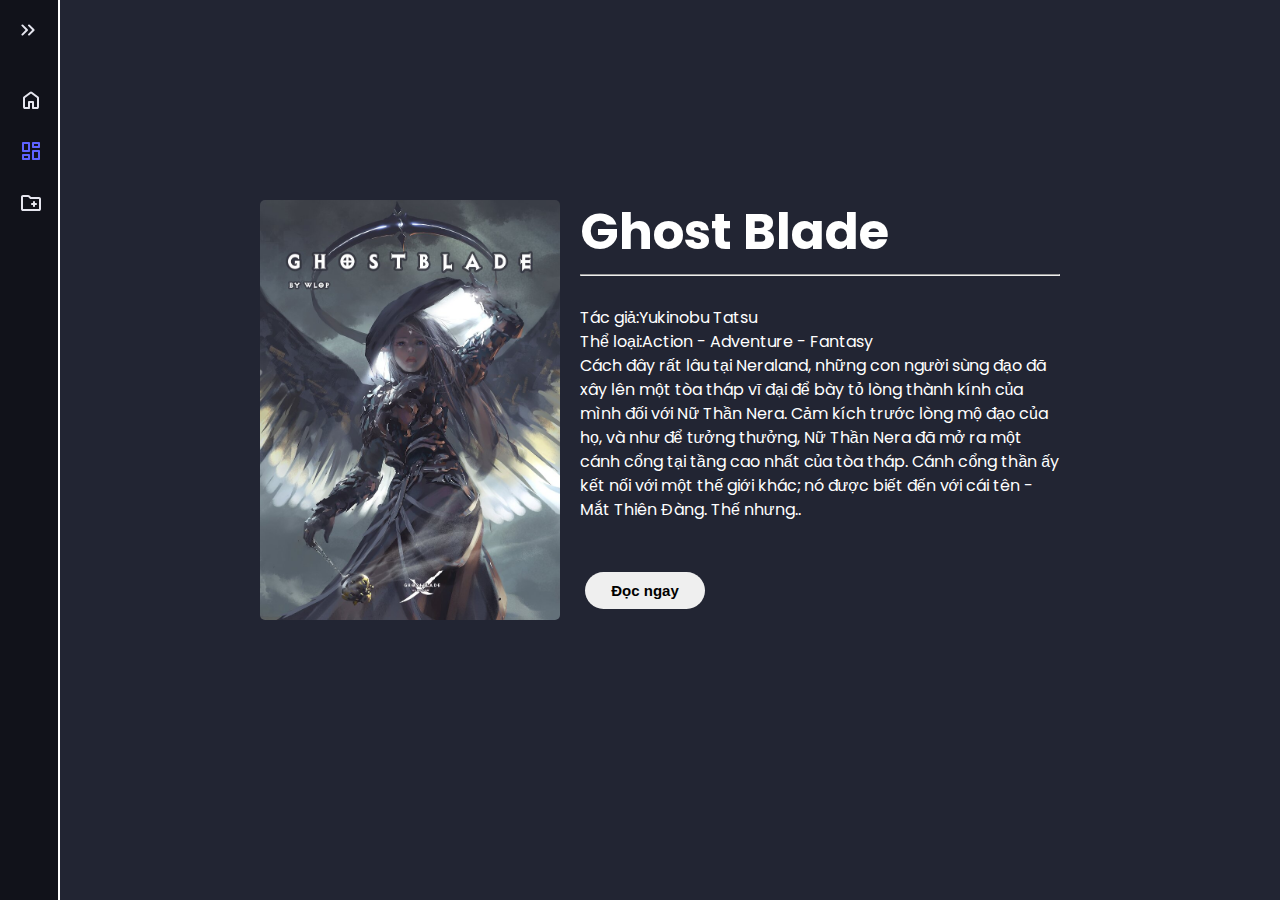
<file: book1.html>
<!DOCTYPE html>
<html lang="en">
<head>
  <meta charset="UTF-8">
  <meta name="viewport" content="width=device-width, initial-scale=1.0">
  <title></title>
  <link rel="stylesheet" href="style/book.css">
  <script type="text/javascript" src="app.js" defer></script>
</head>
<body>
  <nav id="sidebar">
    <ul>
      <li>
        <span class="logo">Menu</span>
        <button onclick=toggleSidebar() id="toggle-btn">
          <svg xmlns="http://www.w3.org/2000/svg" height="24px" viewBox="0 -960 960 960" width="24px" fill="#e8eaed"><path d="m313-480 155 156q11 11 11.5 27.5T468-268q-11 11-28 11t-28-11L228-452q-6-6-8.5-13t-2.5-15q0-8 2.5-15t8.5-13l184-184q11-11 27.5-11.5T468-692q11 11 11 28t-11 28L313-480Zm264 0 155 156q11 11 11.5 27.5T732-268q-11 11-28 11t-28-11L492-452q-6-6-8.5-13t-2.5-15q0-8 2.5-15t8.5-13l184-184q11-11 27.5-11.5T732-692q11 11 11 28t-11 28L577-480Z"/></svg>
        </button>
      </li>
      <li>
        <a href="index.html">
          <svg xmlns="http://www.w3.org/2000/svg" height="24px" viewBox="0 -960 960 960" width="24px" fill="#e8eaed"><path d="M240-200h120v-200q0-17 11.5-28.5T400-440h160q17 0 28.5 11.5T600-400v200h120v-360L480-740 240-560v360Zm-80 0v-360q0-19 8.5-36t23.5-28l240-180q21-16 48-16t48 16l240 180q15 11 23.5 28t8.5 36v360q0 33-23.5 56.5T720-120H560q-17 0-28.5-11.5T520-160v-200h-80v200q0 17-11.5 28.5T400-120H240q-33 0-56.5-23.5T160-200Zm320-270Z"/></svg>
          <span>Home</span>
        </a>
      </li>
      <li class="active">
        <a href="list.html">
          <svg xmlns="http://www.w3.org/2000/svg" height="24px" viewBox="0 -960 960 960" width="24px" fill="#e8eaed"><path d="M520-640v-160q0-17 11.5-28.5T560-840h240q17 0 28.5 11.5T840-800v160q0 17-11.5 28.5T800-600H560q-17 0-28.5-11.5T520-640ZM120-480v-320q0-17 11.5-28.5T160-840h240q17 0 28.5 11.5T440-800v320q0 17-11.5 28.5T400-440H160q-17 0-28.5-11.5T120-480Zm400 320v-320q0-17 11.5-28.5T560-520h240q17 0 28.5 11.5T840-480v320q0 17-11.5 28.5T800-120H560q-17 0-28.5-11.5T520-160Zm-400 0v-160q0-17 11.5-28.5T160-360h240q17 0 28.5 11.5T440-320v160q0 17-11.5 28.5T400-120H160q-17 0-28.5-11.5T120-160Zm80-360h160v-240H200v240Zm400 320h160v-240H600v240Zm0-480h160v-80H600v80ZM200-200h160v-80H200v80Zm160-320Zm240-160Zm0 240ZM360-280Z"/></svg>
          <span>Đọc online</span>
        </a>
      </li>
      <li>
        <button onclick=toggleSubMenu(this) class="dropdown-btn">
          <svg xmlns="http://www.w3.org/2000/svg" height="24px" viewBox="0 -960 960 960" width="24px" fill="#e8eaed"><path d="M160-160q-33 0-56.5-23.5T80-240v-480q0-33 23.5-56.5T160-800h207q16 0 30.5 6t25.5 17l57 57h320q33 0 56.5 23.5T880-640v400q0 33-23.5 56.5T800-160H160Zm0-80h640v-400H447l-80-80H160v480Zm0 0v-480 480Zm400-160v40q0 17 11.5 28.5T600-320q17 0 28.5-11.5T640-360v-40h40q17 0 28.5-11.5T720-440q0-17-11.5-28.5T680-480h-40v-40q0-17-11.5-28.5T600-560q-17 0-28.5 11.5T560-520v40h-40q-17 0-28.5 11.5T480-440q0 17 11.5 28.5T520-400h40Z"/></svg>
          <span>Tiện ích</span>
          <svg xmlns="http://www.w3.org/2000/svg" height="24px" viewBox="0 -960 960 960" width="24px" fill="#e8eaed"><path d="M480-361q-8 0-15-2.5t-13-8.5L268-556q-11-11-11-28t11-28q11-11 28-11t28 11l156 156 156-156q11-11 28-11t28 11q11 11 11 28t-11 28L508-372q-6 6-13 8.5t-15 2.5Z"/></svg>
        </button>
        <ul class="sub-menu">
          <div>
            <li><a href="borrow.html">Mượn Sách</a></li>
            <li><a href="return.html">Trả sách</a></li>
          </div>
        </ul>
      </li>
    </ul>
  </nav>
  <div class="book">
    <div class="backgroundbook1">
        <img width="300px" src="assets/book1.jpg" alt="Ghost Blade">
    </div>
    <div class="content">
        <div class="namebook">
            <h1>Ghost Blade</h1>
            <hr>
        <div class="content-book1">
        <p>Tác giả:Yukinobu Tatsu</p>
        <p>Thể loại:Action - Adventure - Fantasy</p>
        <p>Cách đây rất lâu tại Neraland, những con người sùng đạo đã xây lên một tòa tháp vĩ đại để bày tỏ lòng thành kính của mình đối với Nữ Thần Nera. Cảm kích trước lòng mộ đạo của họ, và như để tưởng thưởng, Nữ Thần Nera đã mở ra một cánh cổng tại tầng cao nhất của tòa tháp. Cánh cổng thần ấy kết nối với một thế giới khác; nó được biết đến với cái tên - Mắt Thiên Đàng. Thế nhưng..</p>
        <div class="button">
          <button type="button">
              <a href="assets/ghostbladechapter1.pdf">Đọc ngay</a>
          </button>
        </div>
    </div>

</body>
</html>
</file>
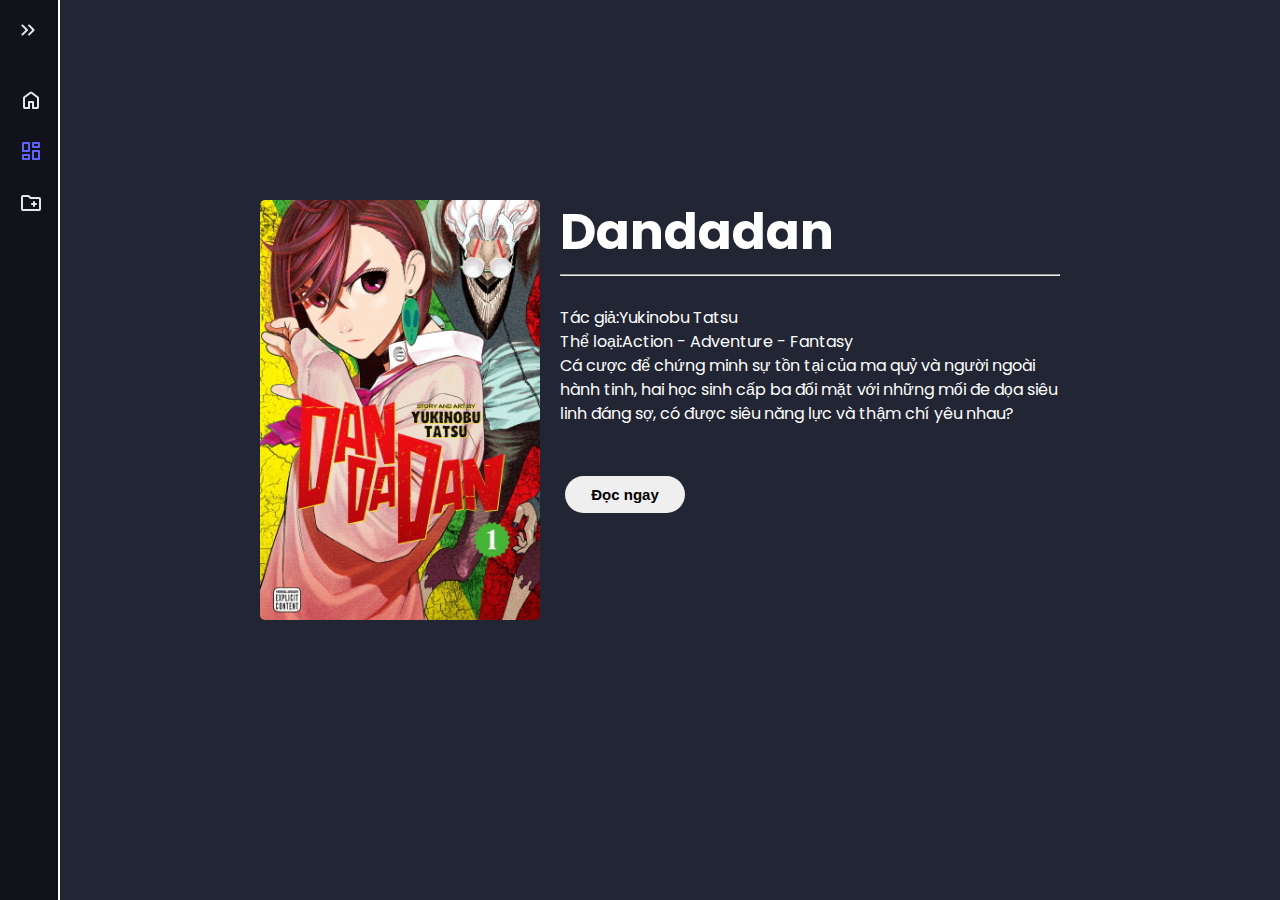
<file: book2.html>
<!DOCTYPE html>
<html lang="en">
<head>
  <meta charset="UTF-8">
  <meta name="viewport" content="width=device-width, initial-scale=1.0">
  <title></title>
  <link rel="stylesheet" href="style/book.css">
  <script type="text/javascript" src="app.js" defer></script>
</head>
<body>
  <nav id="sidebar">
    <ul>
      <li>
        <span class="logo">Menu</span>
        <button onclick=toggleSidebar() id="toggle-btn">
          <svg xmlns="http://www.w3.org/2000/svg" height="24px" viewBox="0 -960 960 960" width="24px" fill="#e8eaed"><path d="m313-480 155 156q11 11 11.5 27.5T468-268q-11 11-28 11t-28-11L228-452q-6-6-8.5-13t-2.5-15q0-8 2.5-15t8.5-13l184-184q11-11 27.5-11.5T468-692q11 11 11 28t-11 28L313-480Zm264 0 155 156q11 11 11.5 27.5T732-268q-11 11-28 11t-28-11L492-452q-6-6-8.5-13t-2.5-15q0-8 2.5-15t8.5-13l184-184q11-11 27.5-11.5T732-692q11 11 11 28t-11 28L577-480Z"/></svg>
        </button>
      </li>
      <li>
        <a href="index.html">
          <svg xmlns="http://www.w3.org/2000/svg" height="24px" viewBox="0 -960 960 960" width="24px" fill="#e8eaed"><path d="M240-200h120v-200q0-17 11.5-28.5T400-440h160q17 0 28.5 11.5T600-400v200h120v-360L480-740 240-560v360Zm-80 0v-360q0-19 8.5-36t23.5-28l240-180q21-16 48-16t48 16l240 180q15 11 23.5 28t8.5 36v360q0 33-23.5 56.5T720-120H560q-17 0-28.5-11.5T520-160v-200h-80v200q0 17-11.5 28.5T400-120H240q-33 0-56.5-23.5T160-200Zm320-270Z"/></svg>
          <span>Home</span>
        </a>
      </li>
      <li class="active">
        <a href="list.html">
          <svg xmlns="http://www.w3.org/2000/svg" height="24px" viewBox="0 -960 960 960" width="24px" fill="#e8eaed"><path d="M520-640v-160q0-17 11.5-28.5T560-840h240q17 0 28.5 11.5T840-800v160q0 17-11.5 28.5T800-600H560q-17 0-28.5-11.5T520-640ZM120-480v-320q0-17 11.5-28.5T160-840h240q17 0 28.5 11.5T440-800v320q0 17-11.5 28.5T400-440H160q-17 0-28.5-11.5T120-480Zm400 320v-320q0-17 11.5-28.5T560-520h240q17 0 28.5 11.5T840-480v320q0 17-11.5 28.5T800-120H560q-17 0-28.5-11.5T520-160Zm-400 0v-160q0-17 11.5-28.5T160-360h240q17 0 28.5 11.5T440-320v160q0 17-11.5 28.5T400-120H160q-17 0-28.5-11.5T120-160Zm80-360h160v-240H200v240Zm400 320h160v-240H600v240Zm0-480h160v-80H600v80ZM200-200h160v-80H200v80Zm160-320Zm240-160Zm0 240ZM360-280Z"/></svg>
          <span>Đọc online</span>
        </a>
      </li>
      <li>
        <button onclick=toggleSubMenu(this) class="dropdown-btn">
          <svg xmlns="http://www.w3.org/2000/svg" height="24px" viewBox="0 -960 960 960" width="24px" fill="#e8eaed"><path d="M160-160q-33 0-56.5-23.5T80-240v-480q0-33 23.5-56.5T160-800h207q16 0 30.5 6t25.5 17l57 57h320q33 0 56.5 23.5T880-640v400q0 33-23.5 56.5T800-160H160Zm0-80h640v-400H447l-80-80H160v480Zm0 0v-480 480Zm400-160v40q0 17 11.5 28.5T600-320q17 0 28.5-11.5T640-360v-40h40q17 0 28.5-11.5T720-440q0-17-11.5-28.5T680-480h-40v-40q0-17-11.5-28.5T600-560q-17 0-28.5 11.5T560-520v40h-40q-17 0-28.5 11.5T480-440q0 17 11.5 28.5T520-400h40Z"/></svg>
          <span>Tiện ích</span>
          <svg xmlns="http://www.w3.org/2000/svg" height="24px" viewBox="0 -960 960 960" width="24px" fill="#e8eaed"><path d="M480-361q-8 0-15-2.5t-13-8.5L268-556q-11-11-11-28t11-28q11-11 28-11t28 11l156 156 156-156q11-11 28-11t28 11q11 11 11 28t-11 28L508-372q-6 6-13 8.5t-15 2.5Z"/></svg>
        </button>
        <ul class="sub-menu">
          <div>
            <li><a href="borrow.html">Mượn Sách</a></li>
            <li><a href="return.html">Trả sách</a></li>
          </div>
        </ul>
      </li>
    </ul>
  </nav>
  <div class="book">
    <div class="backgroundbook1">
        <img width="280px" src="assets/book2.jpg" alt="Ghost Blade">
    </div>
    <div class="content">
        <div class="namebook">
            <h1>Dandadan</h1>
            <hr>
        <div class="content-book1">
        <p>Tác giả:Yukinobu Tatsu</p>
        <p>Thể loại:Action - Adventure - Fantasy</p>
        <p>Cá cược để chứng minh sự tồn tại của ma quỷ và người ngoài hành tinh, hai học sinh cấp ba đối mặt với những mối đe dọa siêu linh đáng sợ, có được siêu năng lực và thậm chí yêu nhau?</p>
        <div class="button">
          <button type="button">
              <a href="assets/dandadanchapter1.pdf">Đọc ngay</a>
          </button>
        </div>
    </div>

</body>
</html>
</file>
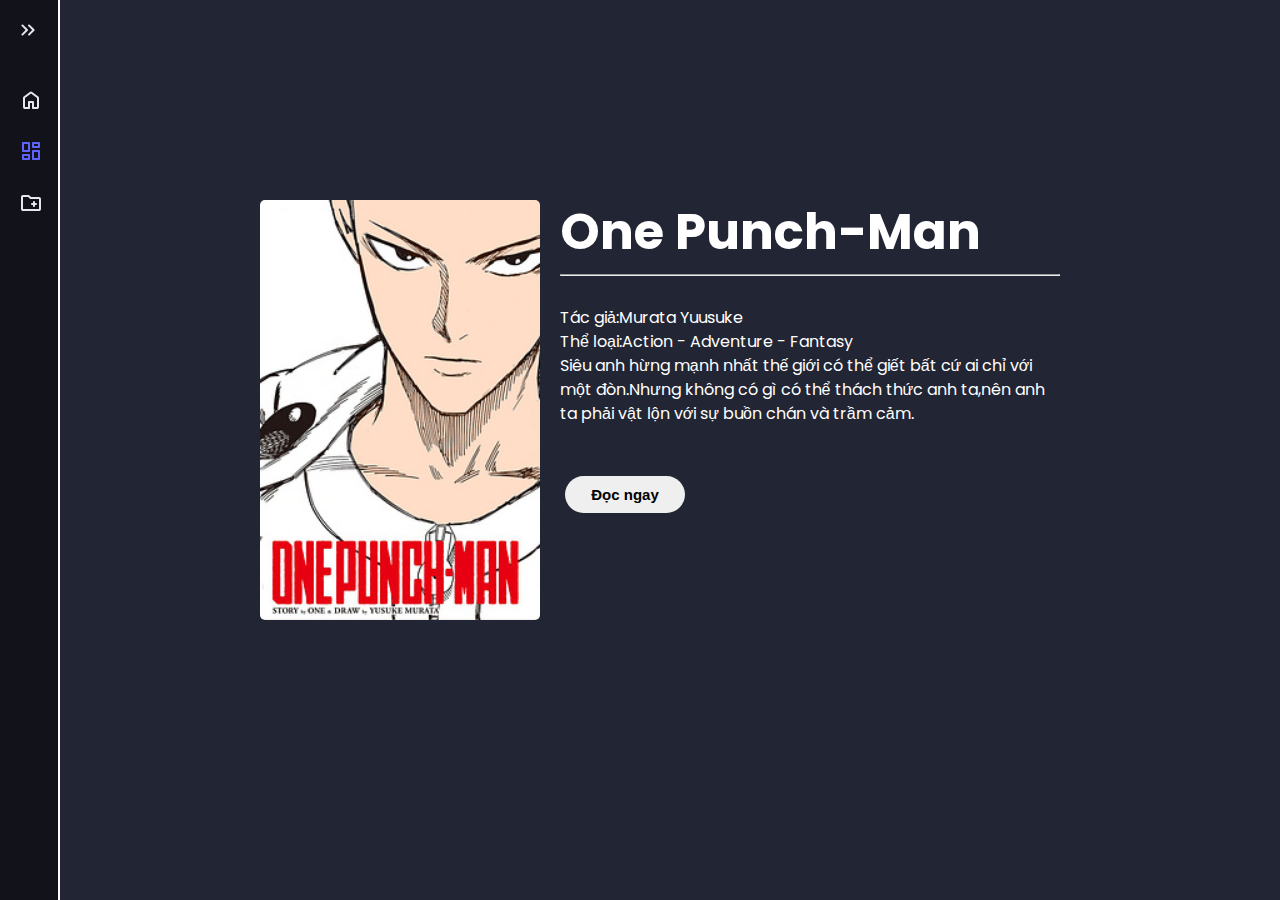
<file: book3.html>
<!DOCTYPE html>
<html lang="en">
<head>
  <meta charset="UTF-8">
  <meta name="viewport" content="width=device-width, initial-scale=1.0">
  <title></title>
  <link rel="stylesheet" href="style/book.css">
  <script type="text/javascript" src="app.js" defer></script>
</head>
<body>
  <nav id="sidebar">
    <ul>
      <li>
        <span class="logo">Menu</span>
        <button onclick=toggleSidebar() id="toggle-btn">
          <svg xmlns="http://www.w3.org/2000/svg" height="24px" viewBox="0 -960 960 960" width="24px" fill="#e8eaed"><path d="m313-480 155 156q11 11 11.5 27.5T468-268q-11 11-28 11t-28-11L228-452q-6-6-8.5-13t-2.5-15q0-8 2.5-15t8.5-13l184-184q11-11 27.5-11.5T468-692q11 11 11 28t-11 28L313-480Zm264 0 155 156q11 11 11.5 27.5T732-268q-11 11-28 11t-28-11L492-452q-6-6-8.5-13t-2.5-15q0-8 2.5-15t8.5-13l184-184q11-11 27.5-11.5T732-692q11 11 11 28t-11 28L577-480Z"/></svg>
        </button>
      </li>
      <li>
        <a href="index.html">
          <svg xmlns="http://www.w3.org/2000/svg" height="24px" viewBox="0 -960 960 960" width="24px" fill="#e8eaed"><path d="M240-200h120v-200q0-17 11.5-28.5T400-440h160q17 0 28.5 11.5T600-400v200h120v-360L480-740 240-560v360Zm-80 0v-360q0-19 8.5-36t23.5-28l240-180q21-16 48-16t48 16l240 180q15 11 23.5 28t8.5 36v360q0 33-23.5 56.5T720-120H560q-17 0-28.5-11.5T520-160v-200h-80v200q0 17-11.5 28.5T400-120H240q-33 0-56.5-23.5T160-200Zm320-270Z"/></svg>
          <span>Home</span>
        </a>
      </li>
      <li class="active">
        <a href="list.html">
          <svg xmlns="http://www.w3.org/2000/svg" height="24px" viewBox="0 -960 960 960" width="24px" fill="#e8eaed"><path d="M520-640v-160q0-17 11.5-28.5T560-840h240q17 0 28.5 11.5T840-800v160q0 17-11.5 28.5T800-600H560q-17 0-28.5-11.5T520-640ZM120-480v-320q0-17 11.5-28.5T160-840h240q17 0 28.5 11.5T440-800v320q0 17-11.5 28.5T400-440H160q-17 0-28.5-11.5T120-480Zm400 320v-320q0-17 11.5-28.5T560-520h240q17 0 28.5 11.5T840-480v320q0 17-11.5 28.5T800-120H560q-17 0-28.5-11.5T520-160Zm-400 0v-160q0-17 11.5-28.5T160-360h240q17 0 28.5 11.5T440-320v160q0 17-11.5 28.5T400-120H160q-17 0-28.5-11.5T120-160Zm80-360h160v-240H200v240Zm400 320h160v-240H600v240Zm0-480h160v-80H600v80ZM200-200h160v-80H200v80Zm160-320Zm240-160Zm0 240ZM360-280Z"/></svg>
          <span>Đọc online</span>
        </a>
      </li>
      <li>
        <button onclick=toggleSubMenu(this) class="dropdown-btn">
          <svg xmlns="http://www.w3.org/2000/svg" height="24px" viewBox="0 -960 960 960" width="24px" fill="#e8eaed"><path d="M160-160q-33 0-56.5-23.5T80-240v-480q0-33 23.5-56.5T160-800h207q16 0 30.5 6t25.5 17l57 57h320q33 0 56.5 23.5T880-640v400q0 33-23.5 56.5T800-160H160Zm0-80h640v-400H447l-80-80H160v480Zm0 0v-480 480Zm400-160v40q0 17 11.5 28.5T600-320q17 0 28.5-11.5T640-360v-40h40q17 0 28.5-11.5T720-440q0-17-11.5-28.5T680-480h-40v-40q0-17-11.5-28.5T600-560q-17 0-28.5 11.5T560-520v40h-40q-17 0-28.5 11.5T480-440q0 17 11.5 28.5T520-400h40Z"/></svg>
          <span>Tiện ích</span>
          <svg xmlns="http://www.w3.org/2000/svg" height="24px" viewBox="0 -960 960 960" width="24px" fill="#e8eaed"><path d="M480-361q-8 0-15-2.5t-13-8.5L268-556q-11-11-11-28t11-28q11-11 28-11t28 11l156 156 156-156q11-11 28-11t28 11q11 11 11 28t-11 28L508-372q-6 6-13 8.5t-15 2.5Z"/></svg>
        </button>
        <ul class="sub-menu">
          <div>
            <li><a href="borrow.html">Mượn Sách</a></li>
            <li><a href="return.html">Trả sách</a></li>
          </div>
        </ul>
      </li>
    </ul>
  </nav>
  <div class="book">
    <div class="backgroundbook1">
        <img width="280px" src="assets/book3.jpg" alt="Ghost Blade">
    </div>
    <div class="content">
        <div class="namebook">
            <h1>One Punch-Man</h1>
            <hr>
        <div class="content-book1">
        <p>Tác giả:Murata Yuusuke</p>
        <p>Thể loại:Action - Adventure - Fantasy</p>
        <p>Siêu anh hừng mạnh nhất thế giới có thể giết bất cứ ai chỉ với một đòn.Nhưng không có gì có thể thách thức anh ta,nên anh ta phải vật lộn với sự buồn chán và trầm cảm.</p>
        <div class="button">
          <button type="button">
              <a href="#">Đọc ngay</a>
          </button>
        </div>
    </div>

</body>
</html>
</file>
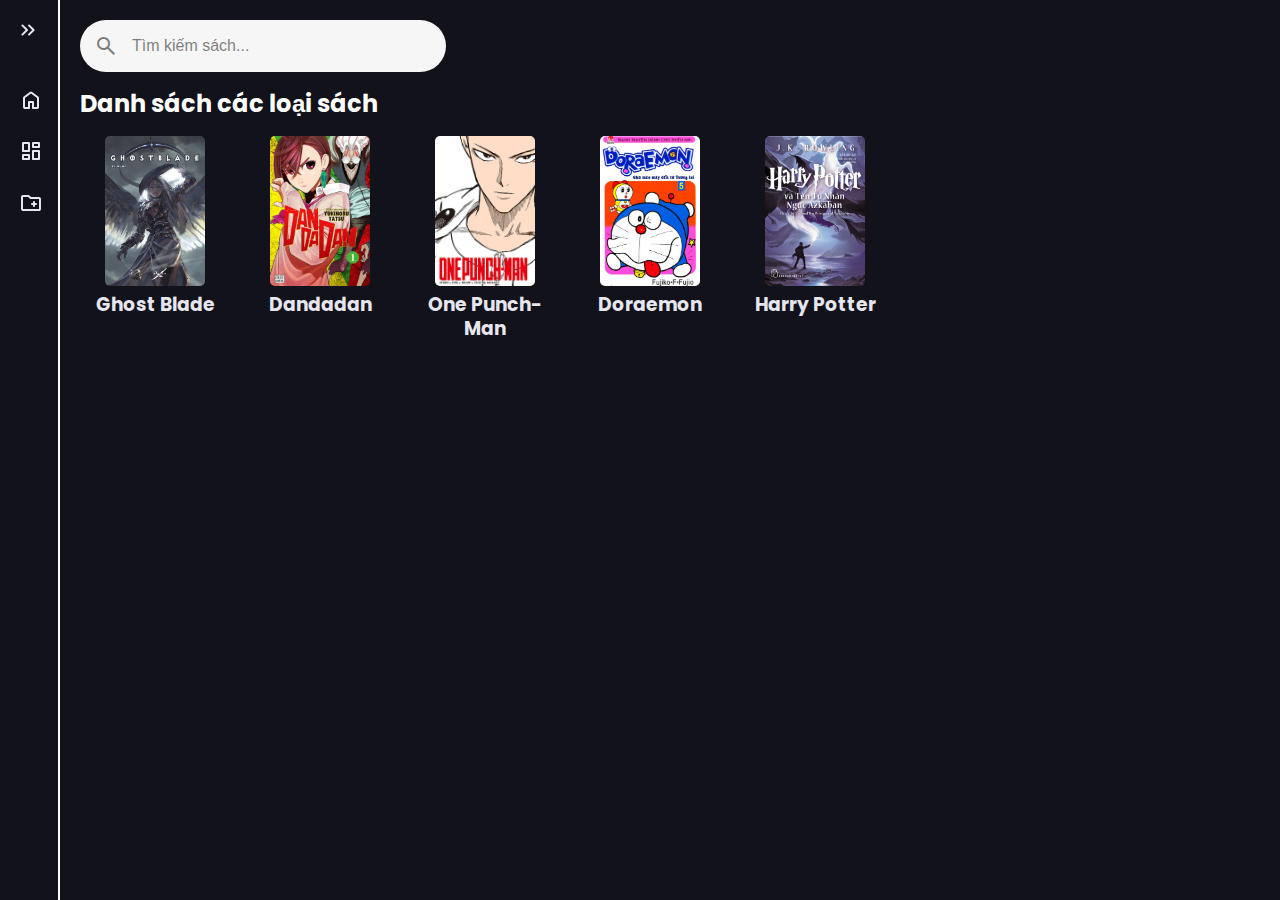
<file: borrow.html>
<!DOCTYPE html>
<html lang="en">
<head>
  <meta charset="UTF-8">
  <meta name="viewport" content="width=device-width, initial-scale=1.0">
  <title></title>
  <link rel="stylesheet" href="style/borrow.css">
  <script type="text/javascript" src="app.js" defer></script>
  <link rel="stylesheet" href="https://fonts.googleapis.com/css2?family=Material+Symbols+Outlined:opsz,wght,FILL,GRAD@24,400,0,0&icon_names=search" />
</head>
<body>
  <nav id="sidebar">
    <ul>
      <li>
        <span class="logo">Menu</span>
        <button onclick=toggleSidebar() id="toggle-btn">
          <svg xmlns="http://www.w3.org/2000/svg" height="24px" viewBox="0 -960 960 960" width="24px" fill="#e8eaed"><path d="m313-480 155 156q11 11 11.5 27.5T468-268q-11 11-28 11t-28-11L228-452q-6-6-8.5-13t-2.5-15q0-8 2.5-15t8.5-13l184-184q11-11 27.5-11.5T468-692q11 11 11 28t-11 28L313-480Zm264 0 155 156q11 11 11.5 27.5T732-268q-11 11-28 11t-28-11L492-452q-6-6-8.5-13t-2.5-15q0-8 2.5-15t8.5-13l184-184q11-11 27.5-11.5T732-692q11 11 11 28t-11 28L577-480Z"/></svg>
        </button>
      </li>
      <li>
        <a href="index.html">
          <svg xmlns="http://www.w3.org/2000/svg" height="24px" viewBox="0 -960 960 960" width="24px" fill="#e8eaed"><path d="M240-200h120v-200q0-17 11.5-28.5T400-440h160q17 0 28.5 11.5T600-400v200h120v-360L480-740 240-560v360Zm-80 0v-360q0-19 8.5-36t23.5-28l240-180q21-16 48-16t48 16l240 180q15 11 23.5 28t8.5 36v360q0 33-23.5 56.5T720-120H560q-17 0-28.5-11.5T520-160v-200h-80v200q0 17-11.5 28.5T400-120H240q-33 0-56.5-23.5T160-200Zm320-270Z"/></svg>
          <span>Home</span>
        </a>
      </li>
      <li>
        <a href="list.html">
          <svg xmlns="http://www.w3.org/2000/svg" height="24px" viewBox="0 -960 960 960" width="24px" fill="#e8eaed"><path d="M520-640v-160q0-17 11.5-28.5T560-840h240q17 0 28.5 11.5T840-800v160q0 17-11.5 28.5T800-600H560q-17 0-28.5-11.5T520-640ZM120-480v-320q0-17 11.5-28.5T160-840h240q17 0 28.5 11.5T440-800v320q0 17-11.5 28.5T400-440H160q-17 0-28.5-11.5T120-480Zm400 320v-320q0-17 11.5-28.5T560-520h240q17 0 28.5 11.5T840-480v320q0 17-11.5 28.5T800-120H560q-17 0-28.5-11.5T520-160Zm-400 0v-160q0-17 11.5-28.5T160-360h240q17 0 28.5 11.5T440-320v160q0 17-11.5 28.5T400-120H160q-17 0-28.5-11.5T120-160Zm80-360h160v-240H200v240Zm400 320h160v-240H600v240Zm0-480h160v-80H600v80ZM200-200h160v-80H200v80Zm160-320Zm240-160Zm0 240ZM360-280Z"/></svg>
          <span>Danh sách</span>
        </a>
      </li>
      <li >
        <button onclick=toggleSubMenu(this) class="dropdown-btn">
          <svg xmlns="http://www.w3.org/2000/svg" height="24px" viewBox="0 -960 960 960" width="24px" fill="#e8eaed"><path d="M160-160q-33 0-56.5-23.5T80-240v-480q0-33 23.5-56.5T160-800h207q16 0 30.5 6t25.5 17l57 57h320q33 0 56.5 23.5T880-640v400q0 33-23.5 56.5T800-160H160Zm0-80h640v-400H447l-80-80H160v480Zm0 0v-480 480Zm400-160v40q0 17 11.5 28.5T600-320q17 0 28.5-11.5T640-360v-40h40q17 0 28.5-11.5T720-440q0-17-11.5-28.5T680-480h-40v-40q0-17-11.5-28.5T600-560q-17 0-28.5 11.5T560-520v40h-40q-17 0-28.5 11.5T480-440q0 17 11.5 28.5T520-400h40Z"/></svg>
          <span>Tiện ích</span>
          <svg xmlns="http://www.w3.org/2000/svg" height="24px" viewBox="0 -960 960 960" width="24px" fill="#e8eaed"><path d="M480-361q-8 0-15-2.5t-13-8.5L268-556q-11-11-11-28t11-28q11-11 28-11t28 11l156 156 156-156q11-11 28-11t28 11q11 11 11 28t-11 28L508-372q-6 6-13 8.5t-15 2.5Z"/></svg>
        </button>
        <ul class="sub-menu">
          <div>
            <li class="active"><a href="borrow.html">Mượn Sách</a></li>
            <li><a href="return.html">Trả sách</a></li>
          </div>
        </ul>
      </li>
    </ul>
  </nav>
  
  <div class="main">
    <div class="search-bar">
      <form id="search-form">
        <div class="search">
          <span class="search-icon material-symbols-outlined">search</span>
          <input class="search-input" type="text" id="search-query" placeholder="Tìm kiếm sách..." required/>
        </div>
      </form>
    </div>
    <div class="main-container">
      <section class="content">
        <div class="book-section">
          <h2>Danh sách các loại sách</h2>
          <div class="book-list" id="search-results">
            <button
              id="back-button"
              style="display: none"
              onclick="showAllBooks()"
            >
              Quay lại
            </button>
            <div class="book-item">
              <img src="assets/book1.jpg" alt="bt" />
              <h3>Ghost Blade</h3>
            </div>
            <div class="book-item">
              <img src="assets/book2.jpg" alt="de" />
              <h3>Dandadan</h3>
            </div>
            <div class="book-item">
              <img src="assets/book3.jpg" alt="dnt" />
              <h3>One Punch-Man</h3>
            </div>
            <div class="book-item">
              <img src="assets/doraemon.jpg" alt="" />
              <h3>Doraemon</h3>
            </div>
            <div class="book-item">
              <img src="assets/hp.jpg" alt="" />
              <h3>Harry Potter</h3>
            </div>
          </div>
        </div>
      </section>
    </div>
  </div>
</body>
</html>
</file>
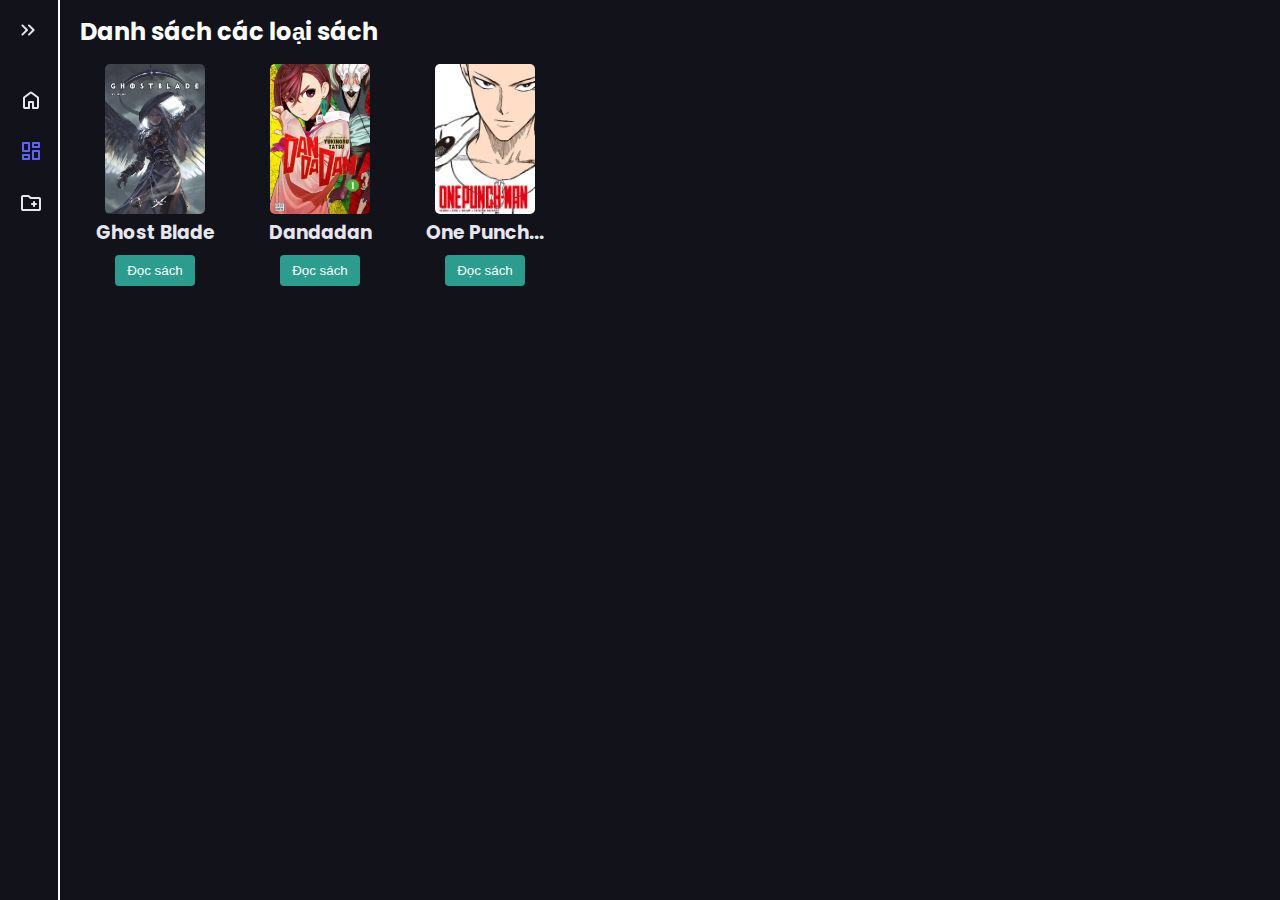
<file: list.html>
<!DOCTYPE html>
<html lang="en">
<head>
  <meta charset="UTF-8">
  <meta name="viewport" content="width=device-width, initial-scale=1.0">
  <title></title>
  <link rel="stylesheet" href="style/list.css">
  <script type="text/javascript" src="app.js" defer></script>
</head>
<body>
  <nav id="sidebar">
    <ul>
      <li>
        <span class="logo">Menu</span>
        <button onclick=toggleSidebar() id="toggle-btn">
          <svg xmlns="http://www.w3.org/2000/svg" height="24px" viewBox="0 -960 960 960" width="24px" fill="#e8eaed"><path d="m313-480 155 156q11 11 11.5 27.5T468-268q-11 11-28 11t-28-11L228-452q-6-6-8.5-13t-2.5-15q0-8 2.5-15t8.5-13l184-184q11-11 27.5-11.5T468-692q11 11 11 28t-11 28L313-480Zm264 0 155 156q11 11 11.5 27.5T732-268q-11 11-28 11t-28-11L492-452q-6-6-8.5-13t-2.5-15q0-8 2.5-15t8.5-13l184-184q11-11 27.5-11.5T732-692q11 11 11 28t-11 28L577-480Z"/></svg>
        </button>
      </li>
      <li>
        <a href="index.html">
          <svg xmlns="http://www.w3.org/2000/svg" height="24px" viewBox="0 -960 960 960" width="24px" fill="#e8eaed"><path d="M240-200h120v-200q0-17 11.5-28.5T400-440h160q17 0 28.5 11.5T600-400v200h120v-360L480-740 240-560v360Zm-80 0v-360q0-19 8.5-36t23.5-28l240-180q21-16 48-16t48 16l240 180q15 11 23.5 28t8.5 36v360q0 33-23.5 56.5T720-120H560q-17 0-28.5-11.5T520-160v-200h-80v200q0 17-11.5 28.5T400-120H240q-33 0-56.5-23.5T160-200Zm320-270Z"/></svg>
          <span>Home</span>
        </a>
      </li>
      <li class="active">
        <a href="list.html">
          <svg xmlns="http://www.w3.org/2000/svg" height="24px" viewBox="0 -960 960 960" width="24px" fill="#e8eaed"><path d="M520-640v-160q0-17 11.5-28.5T560-840h240q17 0 28.5 11.5T840-800v160q0 17-11.5 28.5T800-600H560q-17 0-28.5-11.5T520-640ZM120-480v-320q0-17 11.5-28.5T160-840h240q17 0 28.5 11.5T440-800v320q0 17-11.5 28.5T400-440H160q-17 0-28.5-11.5T120-480Zm400 320v-320q0-17 11.5-28.5T560-520h240q17 0 28.5 11.5T840-480v320q0 17-11.5 28.5T800-120H560q-17 0-28.5-11.5T520-160Zm-400 0v-160q0-17 11.5-28.5T160-360h240q17 0 28.5 11.5T440-320v160q0 17-11.5 28.5T400-120H160q-17 0-28.5-11.5T120-160Zm80-360h160v-240H200v240Zm400 320h160v-240H600v240Zm0-480h160v-80H600v80ZM200-200h160v-80H200v80Zm160-320Zm240-160Zm0 240ZM360-280Z"/></svg>
          <span>Đọc online</span>
        </a>
      </li>
      <li>
        <button onclick=toggleSubMenu(this) class="dropdown-btn">
          <svg xmlns="http://www.w3.org/2000/svg" height="24px" viewBox="0 -960 960 960" width="24px" fill="#e8eaed"><path d="M160-160q-33 0-56.5-23.5T80-240v-480q0-33 23.5-56.5T160-800h207q16 0 30.5 6t25.5 17l57 57h320q33 0 56.5 23.5T880-640v400q0 33-23.5 56.5T800-160H160Zm0-80h640v-400H447l-80-80H160v480Zm0 0v-480 480Zm400-160v40q0 17 11.5 28.5T600-320q17 0 28.5-11.5T640-360v-40h40q17 0 28.5-11.5T720-440q0-17-11.5-28.5T680-480h-40v-40q0-17-11.5-28.5T600-560q-17 0-28.5 11.5T560-520v40h-40q-17 0-28.5 11.5T480-440q0 17 11.5 28.5T520-400h40Z"/></svg>
          <span>Tiện ích</span>
          <svg xmlns="http://www.w3.org/2000/svg" height="24px" viewBox="0 -960 960 960" width="24px" fill="#e8eaed"><path d="M480-361q-8 0-15-2.5t-13-8.5L268-556q-11-11-11-28t11-28q11-11 28-11t28 11l156 156 156-156q11-11 28-11t28 11q11 11 11 28t-11 28L508-372q-6 6-13 8.5t-15 2.5Z"/></svg>
        </button>
        <ul class="sub-menu">
          <div>
            <li><a href="borrow.html">Mượn Sách</a></li>
            <li><a href="return.html">Trả sách</a></li>
          </div>
        </ul>
      </li>
      
  </nav>
  <div class="main-container">
    <section class="content">
      <div class="book-section">
        <h2>Danh sách các loại sách</h2>
        <div class="book-list" id="search-results">
          <button
            id="back-button"
            style="display: none"
            onclick="showAllBooks()"
          >
            Quay lại
          </button>
          <div class="book-item">
            <img src="assets/book1.jpg" alt="bt" />
            <h3>Ghost Blade</h3>
            <div class="read">
              <button type="button">
                <a href="book1.html">Đọc sách</a>
              </button>
            </div>
          </div>
          <div class="book-item">
            <img src="assets/book2.jpg" alt="de" />
            <h3>Dandadan</h3>
            <div class="read">
              <button type="button">
                <a href="book2.html">Đọc sách</a>
              </button>
            </div>
          </div>
          <div class="book-item">
            <img src="assets/book3.jpg" alt="One Punch-Man" />
            <h3>One Punch...</h3>
            <div class="read">
              <button type="button">
                <a href="book3.html">Đọc sách</a>
              </button>
            </div>
          </div>
        </div>
      </div>
    </section>
  </div>
</body>
</html>
</file>
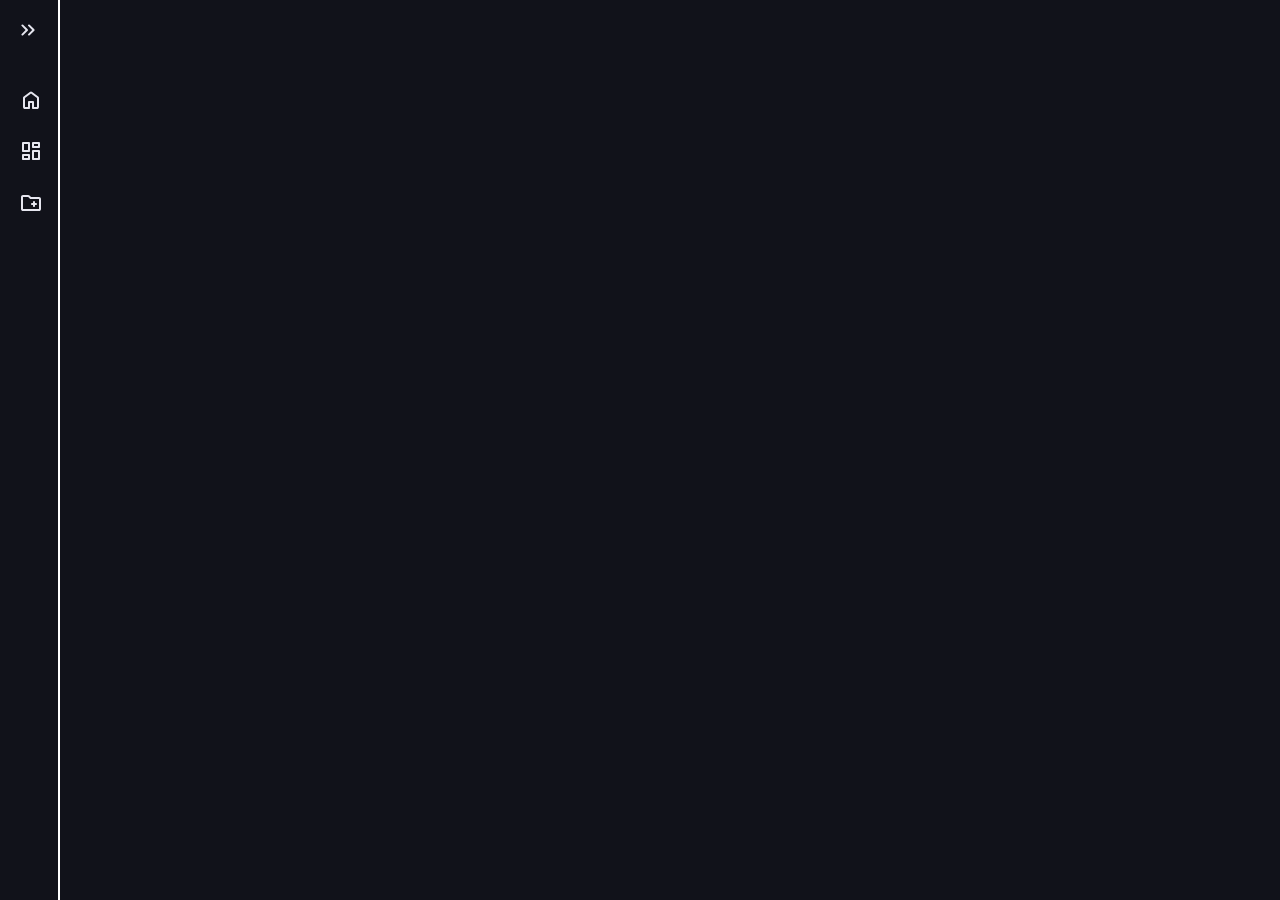
<file: return.html>
<!DOCTYPE html>
<html lang="en">
<head>
  <meta charset="UTF-8">
  <meta name="viewport" content="width=device-width, initial-scale=1.0">
  <title></title>
  <link rel="stylesheet" href="style/list.css">
  <script type="text/javascript" src="app.js" defer></script>
</head>
<body>
  <nav id="sidebar">
    <ul>
      <li>
        <span class="logo">Menu</span>
        <button onclick=toggleSidebar() id="toggle-btn">
          <svg xmlns="http://www.w3.org/2000/svg" height="24px" viewBox="0 -960 960 960" width="24px" fill="#e8eaed"><path d="m313-480 155 156q11 11 11.5 27.5T468-268q-11 11-28 11t-28-11L228-452q-6-6-8.5-13t-2.5-15q0-8 2.5-15t8.5-13l184-184q11-11 27.5-11.5T468-692q11 11 11 28t-11 28L313-480Zm264 0 155 156q11 11 11.5 27.5T732-268q-11 11-28 11t-28-11L492-452q-6-6-8.5-13t-2.5-15q0-8 2.5-15t8.5-13l184-184q11-11 27.5-11.5T732-692q11 11 11 28t-11 28L577-480Z"/></svg>
        </button>
      </li>
      <li>
        <a href="index.html">
          <svg xmlns="http://www.w3.org/2000/svg" height="24px" viewBox="0 -960 960 960" width="24px" fill="#e8eaed"><path d="M240-200h120v-200q0-17 11.5-28.5T400-440h160q17 0 28.5 11.5T600-400v200h120v-360L480-740 240-560v360Zm-80 0v-360q0-19 8.5-36t23.5-28l240-180q21-16 48-16t48 16l240 180q15 11 23.5 28t8.5 36v360q0 33-23.5 56.5T720-120H560q-17 0-28.5-11.5T520-160v-200h-80v200q0 17-11.5 28.5T400-120H240q-33 0-56.5-23.5T160-200Zm320-270Z"/></svg>
          <span>Home</span>
        </a>
      </li>
      <li>
        <a href="list.html">
          <svg xmlns="http://www.w3.org/2000/svg" height="24px" viewBox="0 -960 960 960" width="24px" fill="#e8eaed"><path d="M520-640v-160q0-17 11.5-28.5T560-840h240q17 0 28.5 11.5T840-800v160q0 17-11.5 28.5T800-600H560q-17 0-28.5-11.5T520-640ZM120-480v-320q0-17 11.5-28.5T160-840h240q17 0 28.5 11.5T440-800v320q0 17-11.5 28.5T400-440H160q-17 0-28.5-11.5T120-480Zm400 320v-320q0-17 11.5-28.5T560-520h240q17 0 28.5 11.5T840-480v320q0 17-11.5 28.5T800-120H560q-17 0-28.5-11.5T520-160Zm-400 0v-160q0-17 11.5-28.5T160-360h240q17 0 28.5 11.5T440-320v160q0 17-11.5 28.5T400-120H160q-17 0-28.5-11.5T120-160Zm80-360h160v-240H200v240Zm400 320h160v-240H600v240Zm0-480h160v-80H600v80ZM200-200h160v-80H200v80Zm160-320Zm240-160Zm0 240ZM360-280Z"/></svg>
          <span>Danh sách</span>
        </a>
      </li>
      <li>
        <button onclick=toggleSubMenu(this) class="dropdown-btn">
          <svg xmlns="http://www.w3.org/2000/svg" height="24px" viewBox="0 -960 960 960" width="24px" fill="#e8eaed"><path d="M160-160q-33 0-56.5-23.5T80-240v-480q0-33 23.5-56.5T160-800h207q16 0 30.5 6t25.5 17l57 57h320q33 0 56.5 23.5T880-640v400q0 33-23.5 56.5T800-160H160Zm0-80h640v-400H447l-80-80H160v480Zm0 0v-480 480Zm400-160v40q0 17 11.5 28.5T600-320q17 0 28.5-11.5T640-360v-40h40q17 0 28.5-11.5T720-440q0-17-11.5-28.5T680-480h-40v-40q0-17-11.5-28.5T600-560q-17 0-28.5 11.5T560-520v40h-40q-17 0-28.5 11.5T480-440q0 17 11.5 28.5T520-400h40Z"/></svg>
          <span>Tiện ích</span>
          <svg xmlns="http://www.w3.org/2000/svg" height="24px" viewBox="0 -960 960 960" width="24px" fill="#e8eaed"><path d="M480-361q-8 0-15-2.5t-13-8.5L268-556q-11-11-11-28t11-28q11-11 28-11t28 11l156 156 156-156q11-11 28-11t28 11q11 11 11 28t-11 28L508-372q-6 6-13 8.5t-15 2.5Z"/></svg>
        </button>
        <ul class="sub-menu">
          <div>
            <li><a href="borrow.html">Mượn Sách</a></li>
            <li class="active"><a href="return.html">Trả sách</a></li>
          </div>
        </ul>
      </li>
      
  </nav>
  
</body>
</html>
</file>
<file: style/book.css>
@import url('https://fonts.googleapis.com/css2?family=Poppins:ital,wght@0,100;0,200;0,300;0,400;0,500;0,600;0,700;0,800;0,900;1,100;1,200;1,300;1,400;1,500;1,600;1,700;1,800;1,900&display=swap');
:root{
  --base-clr: #11121a;
  --line-clr: white;
  --hover-clr: #222533;
  --text-clr: #e6e6ef;
  --accent-clr: #5e63ff;
  --secondary-text-clr: #b0b3c1;
}
*{
  margin: 0;
  padding: 0;
}
html{
  font-family: Poppins, 'Segoe UI', Tahoma, Geneva, Verdana, sans-serif;
  line-height: 1.5rem;
}
body{
  min-height: 100vh;
  min-height: 100dvh;
  background-color: var(--base-clr);
  color: var(--text-clr);
  display: grid;
  grid-template-columns: auto 1fr;
}
#sidebar{
  box-sizing: border-box;
  height: 100vh;
  width: 250px;
  padding: 5px 1em;
  background-color: var(--base-clr);
  border-right: 2px solid var(--line-clr);

  position: sticky;
  top: 0;
  align-self: start;
  transition: 300ms ease-in-out;
  overflow: hidden;
  text-wrap: nowrap;
}
#sidebar.close{
  padding: 5px;
  width: 60px;
}
#sidebar ul{
  list-style: none;
}
#sidebar > ul > li:first-child{
  display: flex;
  justify-content: flex-end;
  margin-bottom: 16px;
  .logo{
    font-weight: 600;
  }
}
#sidebar ul li.active a{
  color: var(--accent-clr);

  svg{
    fill: var(--accent-clr);
  }
}

#sidebar a, #sidebar .dropdown-btn, #sidebar .logo{
  border-radius: .5em;
  padding: .85em;
  text-decoration: none;
  color: var(--text-clr);
  display: flex;
  align-items: center;
  gap: 1em;
}
.dropdown-btn{
  width: 100%;
  text-align: left;
  background: none;
  border: none;
  font: inherit;
  cursor: pointer;
}
#sidebar svg{
  flex-shrink: 0;
  fill: var(--text-clr);
}
#sidebar a span, #sidebar .dropdown-btn span{
  flex-grow: 1;
}
#sidebar a:hover, #sidebar .dropdown-btn:hover{
  background-color: var(--hover-clr);
}
#sidebar .sub-menu{
  display: grid;
  grid-template-rows: 0fr;
  transition: 300ms ease-in-out;

  > div{
    overflow: hidden;
  }
}
#sidebar .sub-menu.show{
  grid-template-rows: 1fr;
}
.dropdown-btn svg{
  transition: 200ms ease;
}
.rotate svg:last-child{
  rotate: 180deg;
}
#sidebar .sub-menu a{
  padding-left: 2em;
}
#toggle-btn{
  margin-left: auto;
  padding: 1em;
  border: none;
  border-radius: .5em;
  background: none;
  cursor: pointer;

  svg{
    transition: rotate 150ms ease;
  }
}
#toggle-btn:hover{
  background-color: var(--hover-clr);
}

main{
  padding: min(30px, 7%);
}
main p{
  color: var(--secondary-text-clr);
  margin-top: 5px;
  margin-bottom: 15px;
}
.container{
  border: 1px solid var(--line-clr);
  border-radius: 1em;
  margin-bottom: 20px;
  padding: min(3em, 15%);

  h2, p { margin-top: 1em }
}

@media(max-width: 800px){
  body{
    grid-template-columns: 1fr;
  }
  main{
    padding: 2em 1em 60px 1em;
  }
  .container{
    border: none;
    padding: 0;
  }
  #sidebar{
    height: 60px;
    width: 100%;
    border-right: none;
    border-top: 1px solid var(--line-clr);
    padding: 0;
    position: fixed;
    top: unset;
    bottom: 0;

    > ul{
      padding: 0;
      display: grid;
      grid-auto-columns: 60px;
      grid-auto-flow: column;
      align-items: center;
      overflow-x: scroll;
    }
    ul li{
      height: 100%;
    }
    ul a, ul .dropdown-btn{
      width: 60px;
      height: 60px;
      padding: 0;
      border-radius: 0;
      justify-content: center;
    }

    ul li span, ul li:first-child, .dropdown-btn svg:last-child{
      display: none;
    }

    ul li .sub-menu.show{
      position: fixed;
      bottom: 60px;
      left: 0;
      box-sizing: border-box;
      height: 60px;
      width: 100%;
      background-color: var(--hover-clr);
      border-top: 1px solid var(--line-clr);
      display: flex;
      justify-content: center;

      > div{
        overflow-x: auto;
      }
      li{
        display: inline-flex;
      }
      a{
        box-sizing: border-box;
        padding: 1em;
        width: auto;
        justify-content: center;
      }
    }
  }
}.book1{
  display: flex;
  margin:170px;
}
.backgroundbook1 img{
  object-fit: cover;
  border-radius: 5px;
}
.namebook h1{
  font-size: 50px;
}
.namebook{
  margin: 20px;
}
.namebook hr{
  margin: 30px 0px;
}

.button button{
  width: 120px;
  padding: 10px;
  margin: 50px 5px;
  text-align: center;
  border-radius: 25px;
  color: black;
  border: 2px;
  font-size: 15px;
  cursor: pointer;
  font-weight: 600;
}
.button button:hover{
  background: rgb(0, 192, 226);
  transition: 0.5s;
}
.button button a{
  text-decoration: none;
  color: black;
}
body{
  background-color: #222533;
}
.banner video{
  position: absolute;
  right: 0;
  bottom: 0;
  z-index: -1;
}
@media(min-aspect-ratio: 16/9){
  .banner{
    width: 100%;
    height: auto;
    
  }
}
.book{
  color: white;
  display: flex;
  margin: 200px;
  text-align: center;
}
.content{
  text-align: left;
}
.main .search-bar .search{
  text-align: center;
}
</file>
<file: style/borrow.css>
@import url('https://fonts.googleapis.com/css2?family=Poppins:ital,wght@0,100;0,200;0,300;0,400;0,500;0,600;0,700;0,800;0,900;1,100;1,200;1,300;1,400;1,500;1,600;1,700;1,800;1,900&display=swap');
:root{
  --base-clr: #11121a;
  --line-clr: white;
  --hover-clr: #222533;
  --text-clr: #e6e6ef;
  --accent-clr: #5e63ff;
  --secondary-text-clr: #b0b3c1;
}
*{
  margin: 0;
  padding: 0;
}
html{
  font-family: Poppins, 'Segoe UI', Tahoma, Geneva, Verdana, sans-serif;
  line-height: 1.5rem;
}
body{
  min-height: 100vh;
  min-height: 100dvh;
  background-color: var(--base-clr);
  color: var(--text-clr);
  display: grid;
  grid-template-columns: auto 1fr;
}
#sidebar{
  box-sizing: border-box;
  height: 100vh;
  width: 250px;
  padding: 5px 1em;
  background-color: var(--base-clr);
  border-right: 2px solid var(--line-clr);

  position: sticky;
  top: 0;
  align-self: start;
  transition: 300ms ease-in-out;
  overflow: hidden;
  text-wrap: nowrap;
}
#sidebar.close{
  padding: 5px;
  width: 60px;
}
#sidebar ul{
  list-style: none;
}
#sidebar > ul > li:first-child{
  display: flex;
  justify-content: flex-end;
  margin-bottom: 16px;
  .logo{
    font-weight: 600;
  }
}
#sidebar ul li.active a{
  color: var(--accent-clr);

  svg{
    fill: var(--accent-clr);
  }
}

#sidebar a, #sidebar .dropdown-btn, #sidebar .logo{
  border-radius: .5em;
  padding: .85em;
  text-decoration: none;
  color: var(--text-clr);
  display: flex;
  align-items: center;
  gap: 1em;
}
.dropdown-btn{
  width: 100%;
  text-align: left;
  background: none;
  border: none;
  font: inherit;
  cursor: pointer;
}
#sidebar svg{
  flex-shrink: 0;
  fill: var(--text-clr);
}
#sidebar a span, #sidebar .dropdown-btn span{
  flex-grow: 1;
}
#sidebar a:hover, #sidebar .dropdown-btn:hover{
  background-color: var(--hover-clr);
}
#sidebar .sub-menu{
  display: grid;
  grid-template-rows: 0fr;
  transition: 300ms ease-in-out;

  > div{
    overflow: hidden;
  }
}
#sidebar .sub-menu.show{
  grid-template-rows: 1fr;
}
.dropdown-btn svg{
  transition: 200ms ease;
}
.rotate svg:last-child{
  rotate: 180deg;
}
#sidebar .sub-menu a{
  padding-left: 2em;
}
#toggle-btn{
  margin-left: auto;
  padding: 1em;
  border: none;
  border-radius: .5em;
  background: none;
  cursor: pointer;

  svg{
    transition: rotate 150ms ease;
  }
}
#toggle-btn:hover{
  background-color: var(--hover-clr);
}

main{
  padding: min(30px, 7%);
}
main p{
  color: var(--secondary-text-clr);
  margin-top: 5px;
  margin-bottom: 15px;
}
.container{
  border: 1px solid var(--line-clr);
  border-radius: 1em;
  margin-bottom: 20px;
  padding: min(3em, 15%);

  h2, p { margin-top: 1em }
}

@media(max-width: 800px){
  body{
    grid-template-columns: 1fr;
  }
  main{
    padding: 2em 1em 60px 1em;
  }
  .container{
    border: none;
    padding: 0;
  }
  #sidebar{
    height: 60px;
    width: 100%;
    border-right: none;
    border-top: 1px solid var(--line-clr);
    padding: 0;
    position: fixed;
    top: unset;
    bottom: 0;

    > ul{
      padding: 0;
      display: grid;
      grid-auto-columns: 60px;
      grid-auto-flow: column;
      align-items: center;
      overflow-x: scroll;
    }
    ul li{
      height: 100%;
    }
    ul a, ul .dropdown-btn{
      width: 60px;
      height: 60px;
      padding: 0;
      border-radius: 0;
      justify-content: center;
    }

    ul li span, ul li:first-child, .dropdown-btn svg:last-child{
      display: none;
    }

    ul li .sub-menu.show{
      position: fixed;
      bottom: 60px;
      left: 0;
      box-sizing: border-box;
      height: 60px;
      width: 100%;
      background-color: var(--hover-clr);
      border-top: 1px solid var(--line-clr);
      display: flex;
      justify-content: center;

      > div{
        overflow-x: auto;
      }
      li{
        display: inline-flex;
      }
      a{
        box-sizing: border-box;
        padding: 1em;
        width: auto;
        justify-content: center;
      }
    }
  }
}
.content {
  flex-grow: 1;
  margin-left: 20px;
}

.banner{
  width: 90%;
  height: 300px;
  overflow: hidden;
  border-radius: 10px;
  margin: 0 auto;
}

.banner img {
  width: 100%;
  height: auto;
}

.book-section h2 {
  margin-top: 20px;
  margin-bottom: 20px;
  color: white;
}

.book-list {
  display: flex;
  gap: 15px;
  flex-wrap: wrap; 
}

.book-item {
  text-align: center;
  flex-basis: 150px;
}

.book-item img {
  width: 100px;
  height: 150px;
  object-fit: cover;
  border-radius: 5px;
}

.book-item p {
  margin-top: 10px;
  font-size: 14px;
  color: #333;
}

.book-item button {
  margin-top: 10px;
  padding: 8px 12px;
  background-color: #2a9d8f;
  color: white;
  border: none;
  cursor: pointer;
  border-radius: 4px;
}

.book-item button:hover {
  background-color: #264653;
}
.search{
  --padding: 14px;
  width: max-content;
  display: flex;
  align-items: center;
  padding: var(--padding);
  border-radius: 28px;
  background:#f6f6f6 ;
  transition: background 0.25s;
  
}
.search:focus-within{
  box-shadow: 0 0 2px rgba(0, 0, 0, 0.75);
}
.search-input{
  font-size: 16px;
  font-family: sans-serif;
  color: #333333;
  margin-left: var(--padding);
  outline: none;
  border:none;
  background: transparent;
  width: 300px;
}
.search-input::placeholder,
.search-icon{
  color: rgba(0, 0, 0, 0.5);
}
.search-bar{
  margin: 20px;
}
</file>
<file: style/list.css>
@import url('https://fonts.googleapis.com/css2?family=Poppins:ital,wght@0,100;0,200;0,300;0,400;0,500;0,600;0,700;0,800;0,900;1,100;1,200;1,300;1,400;1,500;1,600;1,700;1,800;1,900&display=swap');
:root{
  --base-clr: #11121a;
  --line-clr: white;
  --hover-clr: #222533;
  --text-clr: #e6e6ef;
  --accent-clr: #5e63ff;
  --secondary-text-clr: #b0b3c1;
}
*{
  margin: 0;
  padding: 0;
}
html{
  font-family: Poppins, 'Segoe UI', Tahoma, Geneva, Verdana, sans-serif;
  line-height: 1.5rem;
}
body{
  min-height: 100vh;
  min-height: 100dvh;
  background-color: var(--base-clr);
  color: var(--text-clr);
  display: grid;
  grid-template-columns: auto 1fr;
}
#sidebar{
  box-sizing: border-box;
  height: 100vh;
  width: 250px;
  padding: 5px 1em;
  background-color: var(--base-clr);
  border-right: 2px solid var(--line-clr);

  position: sticky;
  top: 0;
  align-self: start;
  transition: 300ms ease-in-out;
  overflow: hidden;
  text-wrap: nowrap;
}
#sidebar.close{
  padding: 5px;
  width: 60px;
}
#sidebar ul{
  list-style: none;
}
#sidebar > ul > li:first-child{
  display: flex;
  justify-content: flex-end;
  margin-bottom: 16px;
  .logo{
    font-weight: 600;
  }
}
#sidebar ul li.active a{
  color: var(--accent-clr);

  svg{
    fill: var(--accent-clr);
  }
}

#sidebar a, #sidebar .dropdown-btn, #sidebar .logo{
  border-radius: .5em;
  padding: .85em;
  text-decoration: none;
  color: var(--text-clr);
  display: flex;
  align-items: center;
  gap: 1em;
}
.dropdown-btn{
  width: 100%;
  text-align: left;
  background: none;
  border: none;
  font: inherit;
  cursor: pointer;
}
#sidebar svg{
  flex-shrink: 0;
  fill: var(--text-clr);
}
#sidebar a span, #sidebar .dropdown-btn span{
  flex-grow: 1;
}
#sidebar a:hover, #sidebar .dropdown-btn:hover{
  background-color: var(--hover-clr);
}
#sidebar .sub-menu{
  display: grid;
  grid-template-rows: 0fr;
  transition: 300ms ease-in-out;

  > div{
    overflow: hidden;
  }
}
#sidebar .sub-menu.show{
  grid-template-rows: 1fr;
}
.dropdown-btn svg{
  transition: 200ms ease;
}
.rotate svg:last-child{
  rotate: 180deg;
}
#sidebar .sub-menu a{
  padding-left: 2em;
}
#toggle-btn{
  margin-left: auto;
  padding: 1em;
  border: none;
  border-radius: .5em;
  background: none;
  cursor: pointer;

  svg{
    transition: rotate 150ms ease;
  }
}
#toggle-btn:hover{
  background-color: var(--hover-clr);
}

main{
  padding: min(30px, 7%);
}
main p{
  color: var(--secondary-text-clr);
  margin-top: 5px;
  margin-bottom: 15px;
}
.container{
  border: 1px solid var(--line-clr);
  border-radius: 1em;
  margin-bottom: 20px;
  padding: min(3em, 15%);

  h2, p { margin-top: 1em }
}

@media(max-width: 800px){
  body{
    grid-template-columns: 1fr;
  }
  main{
    padding: 2em 1em 60px 1em;
  }
  .container{
    border: none;
    padding: 0;
  }
  #sidebar{
    height: 60px;
    width: 100%;
    border-right: none;
    border-top: 1px solid var(--line-clr);
    padding: 0;
    position: fixed;
    top: unset;
    bottom: 0;

    > ul{
      padding: 0;
      display: grid;
      grid-auto-columns: 60px;
      grid-auto-flow: column;
      align-items: center;
      overflow-x: scroll;
    }
    ul li{
      height: 100%;
    }
    ul a, ul .dropdown-btn{
      width: 60px;
      height: 60px;
      padding: 0;
      border-radius: 0;
      justify-content: center;
    }

    ul li span, ul li:first-child, .dropdown-btn svg:last-child{
      display: none;
    }

    ul li .sub-menu.show{
      position: fixed;
      bottom: 60px;
      left: 0;
      box-sizing: border-box;
      height: 60px;
      width: 100%;
      background-color: var(--hover-clr);
      border-top: 1px solid var(--line-clr);
      display: flex;
      justify-content: center;

      > div{
        overflow-x: auto;
      }
      li{
        display: inline-flex;
      }
      a{
        box-sizing: border-box;
        padding: 1em;
        width: auto;
        justify-content: center;
      }
    }
  }
}
.content {
  flex-grow: 1;
  margin-left: 20px;
}

.banner{
  width: 90%;
  height: 300px;
  overflow: hidden;
  border-radius: 10px;
  margin: 0 auto;
}

.banner img {
  width: 100%;
  height: auto;
}

.book-section h2 {
  margin-top: 20px;
  margin-bottom: 20px;
  color: white;
}

.book-list {
  display: flex;
  gap: 15px;
  flex-wrap: wrap; 
}

.book-item {
  text-align: center;
  flex-basis: 150px;
}
.book-item .read a{
  text-decoration: none;
  color: white;
}

.book-item img {
  width: 100px;
  height: 150px;
  object-fit: cover;
  border-radius: 5px;
}

.book-item p {
  margin-top: 10px;
  font-size: 14px;
  color: #333;
}

.book-item button {
  margin-top: 10px;
  padding: 8px 12px;
  background-color: #2a9d8f;
  color: white;
  border: none;
  cursor: pointer;
  border-radius: 4px;
}

.book-item button:hover {
  background-color: #264653;
}
</file>
